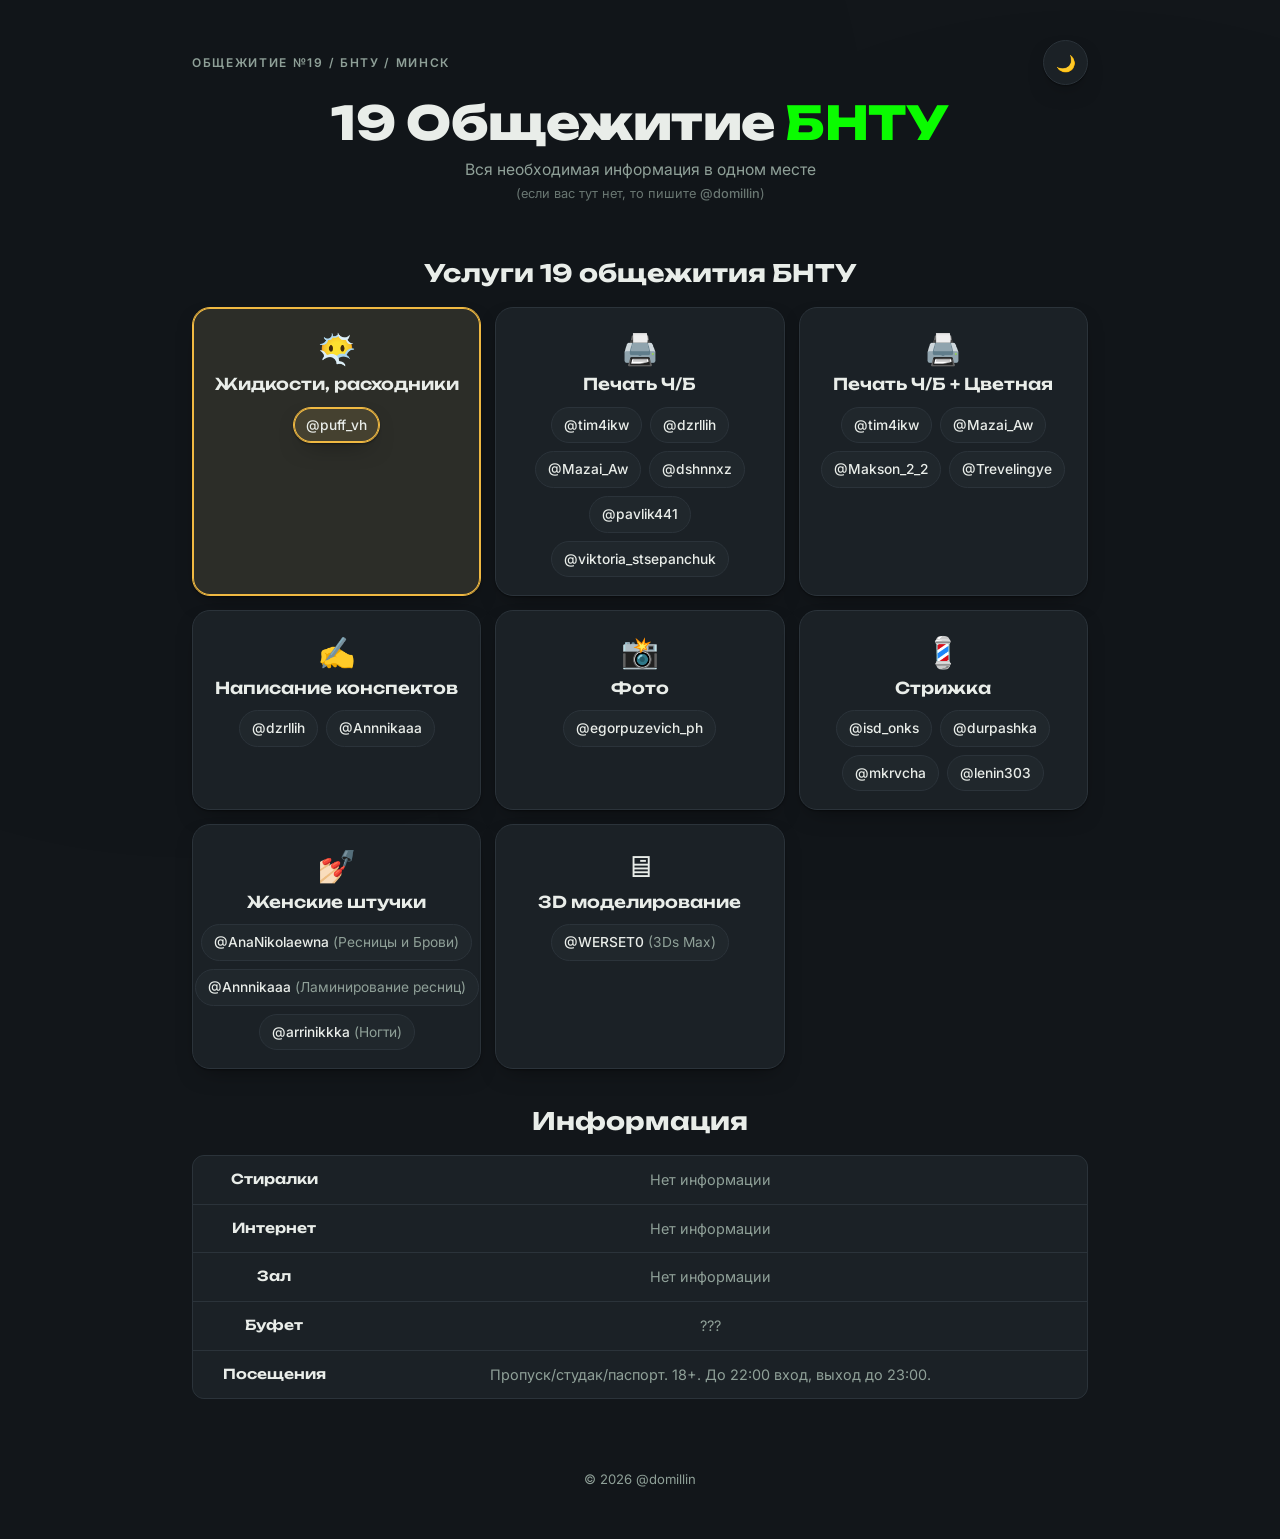
<file: index.html>
<!DOCTYPE html>
<html lang="ru">
<head>
<meta charset="UTF-8">
<meta name="viewport" content="width=device-width, initial-scale=1.0, maximum-scale=5.0">
<meta name="apple-mobile-web-app-capable" content="yes">
<meta name="apple-mobile-web-app-status-bar-style" content="black-translucent">
<meta name="theme-color" content="#12161a" id="themeColorMeta">
<meta name="description" content="Услуги 19 общежития БНТУ — печать, стрижка, фото и другие контакты в одном месте.">
<title>Услуги 19 общежития БНТУ</title>
<link rel="preconnect" href="https://fonts.googleapis.com">
<link rel="preconnect" href="https://fonts.gstatic.com" crossorigin>
<link href="https://fonts.googleapis.com/css2?family=Unbounded:wght@500;700;800&family=Inter:wght@400;500;600;700&display=swap" rel="stylesheet">
<link rel="stylesheet" href="style.css">
<!-- Yandex.Metrika counter -->
<script type="text/javascript">
    (function(m,e,t,r,i,k,a){
        m[i]=m[i]||function(){(m[i].a=m[i].a||[]).push(arguments)};
        m[i].l=1*new Date();
        for (var j = 0; j < document.scripts.length; j++) {if (document.scripts[j].src === r) { return; }}
        k=e.createElement(t),a=e.getElementsByTagName(t)[0],k.async=1,k.src=r,a.parentNode.insertBefore(k,a)
    })(window, document,'script','https://mc.yandex.ru/metrika/tag.js?id=111691020', 'ym');

    ym(111691020, 'init', {ssr:true, webvisor:true, clickmap:true, ecommerce:"dataLayer", referrer: document.referrer, url: location.href, accurateTrackBounce:true, trackLinks:true});
</script>
<noscript><div><img src="https://mc.yandex.ru/watch/111691020" style="position:absolute; left:-9999px;" alt="" /></div></noscript>
<!-- /Yandex.Metrika counter -->
</head>
<body>

<div class="board-texture" aria-hidden="true"></div>

<header class="site-header">
  <div class="header-row">
    <p class="eyebrow">Общежитие №19 / БНТУ / Минск</p>
    <div class="theme-controls">
      <button id="themeReset" class="theme-reset" type="button" hidden title="Вернуться к автоматической теме">↺ авто</button>
      <button id="themeToggle" class="theme-toggle" type="button" aria-label="Переключить тему оформления">
        <span id="themeToggleIcon" aria-hidden="true">☀️</span>
      </button>
    </div>
  </div>
  <h1 class="site-title">19 Общежитие <span class="site-title-bntu">БНТУ</span></h1>
  <p class="site-subtitle">Вся необходимая информация в одном месте <span class="stale-note">(если вас тут нет, то пишите <a class="contact-chip-admin" href="https://t.me/domillin" target="_blank" rel="noopener">@domillin</a>)</span></p>
</header>

<main>

  <section id="services" aria-labelledby="services-heading">
    <div class="section-head">
      <h2 id="services-heading" class="section-title">Услуги 19 общежития БНТУ</h2>
    </div>

    <div class="card-grid" id="serviceGrid">

      <article class="tag-card accent">
        <div class="tag-emoji" aria-hidden="true">😶‍🌫️</div>
        <h3 class="tag-title">Жидкости, расходники</h3>
        <ul class="contact-list">
          <li class="contact-item accent"><a class="contact-chip" href="https://t.me/puff_vh" target="_blank" rel="noopener">@puff_vh</a></li>
        </ul>
      </article>
      
      <article class="tag-card">
        <div class="tag-emoji" aria-hidden="true">🖨️</div>
        <h3 class="tag-title">Печать Ч/Б</h3>
        <ul class="contact-list">
          <li class="contact-item"><a class="contact-chip" href="https://t.me/tim4ikw" target="_blank" rel="noopener">@tim4ikw</a></li>
          <li class="contact-item"><a class="contact-chip" href="https://t.me/dzrllih" target="_blank" rel="noopener">@dzrllih</a></li>
          <li class="contact-item"><a class="contact-chip" href="https://t.me/Mazai_Aw" target="_blank" rel="noopener">@Mazai_Aw</a></li>
          <li class="contact-item"><a class="contact-chip" href="https://t.me/dshnnxz" target="_blank" rel="noopener">@dshnnxz</a></li>
          <li class="contact-item"><a class="contact-chip" href="https://t.me/pavlik441" target="_blank" rel="noopener">@pavlik441</a></li>
          <li class="contact-item"><a class="contact-chip" href="https://t.me/viktoria_stsepanchuk" target="_blank" rel="noopener">@viktoria_stsepanchuk</a></li>
        </ul>
      </article>

      <article class="tag-card">
        <div class="tag-emoji" aria-hidden="true">🖨️</div>
        <h3 class="tag-title">Печать Ч/Б + Цветная</h3>
        <ul class="contact-list">
          <li class="contact-item"><a class="contact-chip" href="https://t.me/tim4ikw" target="_blank" rel="noopener">@tim4ikw</a></li>
          <li class="contact-item"><a class="contact-chip" href="https://t.me/Mazai_Aw" target="_blank" rel="noopener">@Mazai_Aw</a></li>
          <li class="contact-item"><a class="contact-chip" href="https://t.me/Makson_2_2" target="_blank" rel="noopener">@Makson_2_2</a></li>
          <li class="contact-item"><a class="contact-chip" href="https://t.me/Trevelingye" target="_blank" rel="noopener">@Trevelingye</a></li>
        </ul>
      </article>

      <article class="tag-card">
        <div class="tag-emoji" aria-hidden="true">✍️</div>
        <h3 class="tag-title">Написание конспектов</h3>
        <ul class="contact-list">
          <li class="contact-item"><a class="contact-chip" href="https://t.me/dzrllih" target="_blank" rel="noopener">@dzrllih</a></li>
          <li class="contact-item"><a class="contact-chip" href="https://t.me/Annnikaaa" target="_blank" rel="noopener">@Annnikaaa</a></li>
        </ul>
      </article>

      <article class="tag-card">
        <div class="tag-emoji" aria-hidden="true">📸</div>
        <h3 class="tag-title">Фото</h3>
        <ul class="contact-list">
          <li class="contact-item"><a class="contact-chip" href="https://t.me/egorpuzevich_ph" target="_blank" rel="noopener">@egorpuzevich_ph</a></li>
        </ul>
      </article>

      <article class="tag-card">
        <div class="tag-emoji" aria-hidden="true">💈</div>
        <h3 class="tag-title">Стрижка</h3>
        <ul class="contact-list">
          <li class="contact-item"><a class="contact-chip" href="https://t.me/isd_onks" target="_blank" rel="noopener">@isd_onks</a></li>
          <li class="contact-item"><a class="contact-chip" href="https://t.me/durpashka" target="_blank" rel="noopener">@durpashka</a></li>
          <li class="contact-item"><a class="contact-chip" href="https://t.me/mkrvcha" target="_blank" rel="noopener">@mkrvcha</a></li>
          <li class="contact-item"><a class="contact-chip" href="https://t.me/lenin303" target="_blank" rel="noopener">@lenin303</a></li>
          
        </ul>
      </article>

      <article class="tag-card">
        <div class="tag-emoji" aria-hidden="true">💅🏻</div>
        <h3 class="tag-title">Женские штучки</h3>
        <ul class="contact-list">
          <li class="contact-item"><a class="contact-chip" href="https://t.me/AnaNikolaewna" target="_blank" rel="noopener">@AnaNikolaewna <span class="chip-note">(Ресницы и Брови)</span></a></li>
          <li class="contact-item"><a class="contact-chip" href="https://t.me/Annnikaaa" target="_blank" rel="noopener">@Annnikaaa <span class="chip-note">(Ламинирование ресниц)</span></a></li>
          <li class="contact-item"><a class="contact-chip" href="https://t.me/arrinikkka" target="_blank" rel="noopener">@arrinikkka <span class="chip-note">(Ногти)</span></a></li>
        </ul>
      </article>

      <article class="tag-card">
        <div class="tag-emoji" aria-hidden="true">🖥</div>
        <h3 class="tag-title">3D моделирование</h3>
        <ul class="contact-list">
          <li class="contact-item"><a class="contact-chip" href="https://t.me/WERSET0" target="_blank" rel="noopener">@WERSET0 <span class="chip-note">(3Ds Max)</span></a></li>
        </ul>
      </article>

      

    </div>
  </section>

  <section id="info" aria-labelledby="info-heading">
    <div class="section-head">
      <h2 id="info-heading" class="section-title">Информация</h2>
    </div>
    <dl class="info-list">
      <div class="info-row">
        <dt>Стиралки</dt>
        <dd>Нет информации</dd>
      </div>
      <div class="info-row">
        <dt>Интернет</dt>
        <dd>Нет информации</dd>
      </div>
      <div class="info-row">
        <dt>Зал</dt>
        <dd>Нет информации</dd>
      </div>
      <div class="info-row">
        <dt>Буфет</dt>
        <dd>???</dd>
      </div>
      <div class="info-row">
        <dt>Посещения</dt>
        <dd>Пропуск/студак/паспорт. 18+. До 22:00 вход, выход до 23:00.</dd>
      </div>
    </dl>
  </section>

</main>

<footer class="site-footer">
  <p>© 2026 <a class="contact-chip-admin-footer" href="https://t.me/domillin" target="_blank" rel="noopener">@domillin</a></p>
</footer>

<script src="script.js"></script>
</body>
</html>
</file>
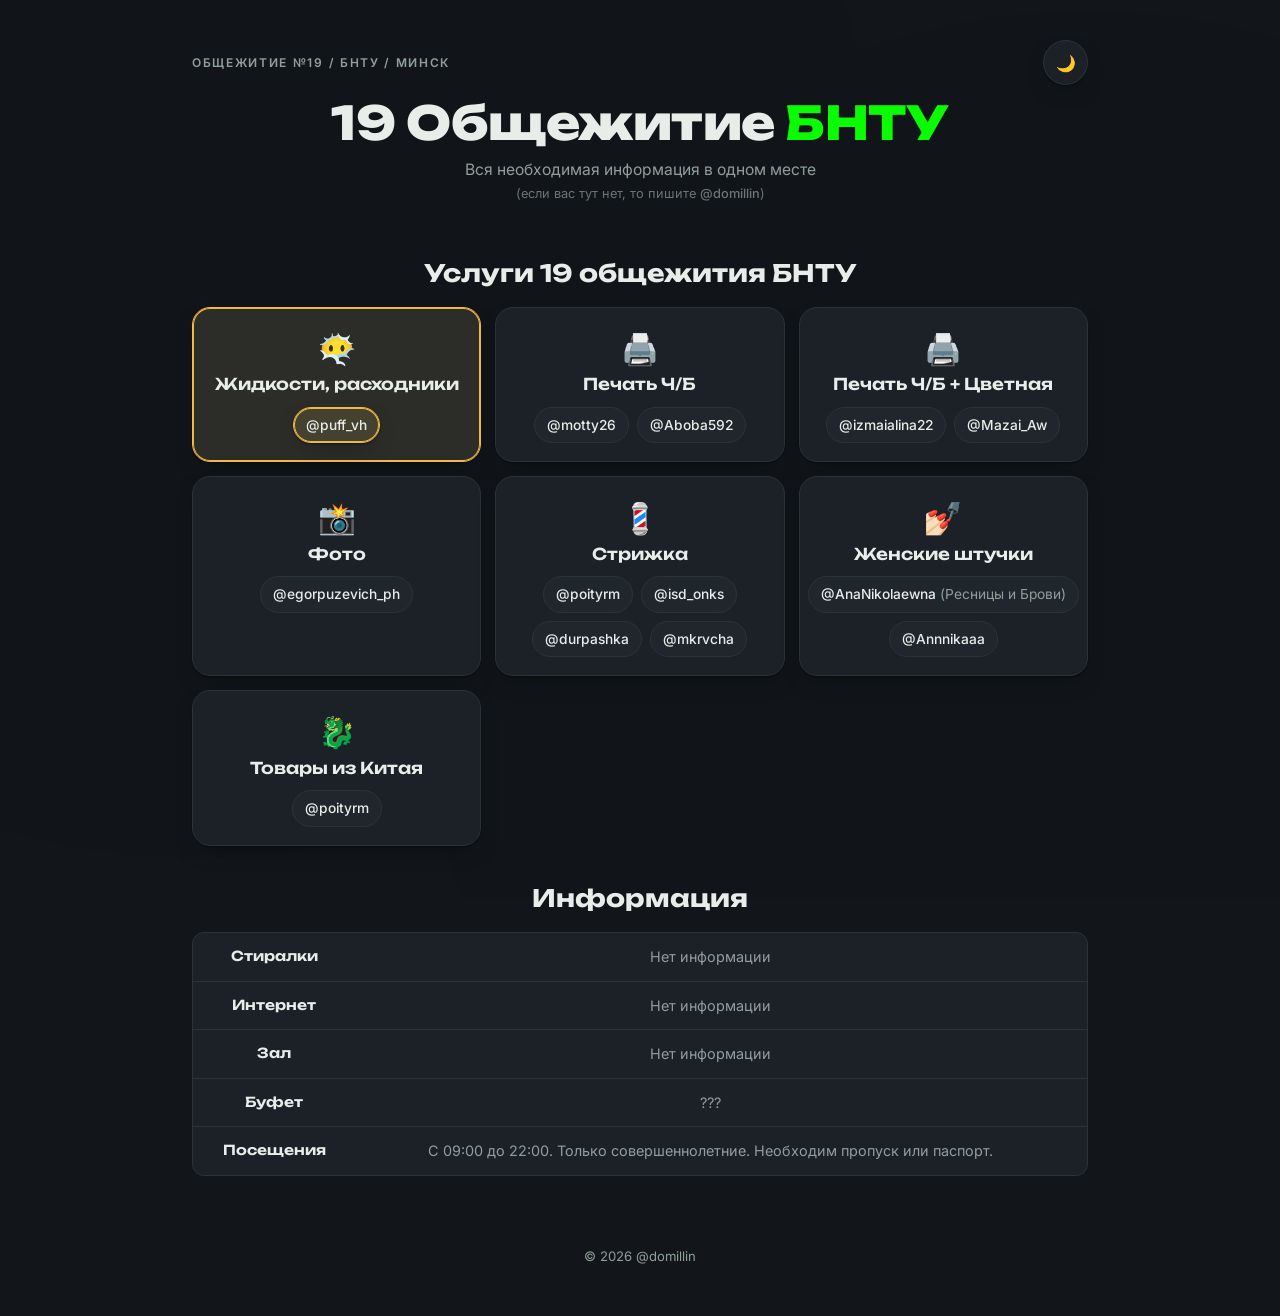
<file: hide.html>
<!DOCTYPE html>
<html lang="ru">
<head>
<meta charset="UTF-8">
<meta name="viewport" content="width=device-width, initial-scale=1.0, maximum-scale=5.0">
<meta name="apple-mobile-web-app-capable" content="yes">
<meta name="apple-mobile-web-app-status-bar-style" content="black-translucent">
<meta name="theme-color" content="#12161a" id="themeColorMeta">
<meta name="description" content="Услуги 19 общежития БНТУ — печать, стрижка, фото и другие контакты в одном месте.">
<title>Услуги 19 общежития БНТУ</title>
<link rel="preconnect" href="https://fonts.googleapis.com">
<link rel="preconnect" href="https://fonts.gstatic.com" crossorigin>
<link href="https://fonts.googleapis.com/css2?family=Unbounded:wght@500;700;800&family=Inter:wght@400;500;600;700&display=swap" rel="stylesheet">
<link rel="stylesheet" href="style.css">
</head>
<body>

<div class="board-texture" aria-hidden="true"></div>

<header class="site-header">
  <div class="header-row">
    <p class="eyebrow">Общежитие №19 / БНТУ / Минск</p>
    <div class="theme-controls">
      <button id="themeReset" class="theme-reset" type="button" hidden title="Вернуться к автоматической теме">↺ авто</button>
      <button id="themeToggle" class="theme-toggle" type="button" aria-label="Переключить тему оформления">
        <span id="themeToggleIcon" aria-hidden="true">☀️</span>
      </button>
    </div>
  </div>
  <h1 class="site-title">19 Общежитие <span class="site-title-bntu">БНТУ</span></h1>
  <p class="site-subtitle">Вся необходимая информация в одном месте <span class="stale-note">(если вас тут нет, то пишите <a class="contact-chip-admin" href="https://t.me/domillin" target="_blank" rel="noopener">@domillin</a>)</span></p>
</header>

<main>

  <section id="services" aria-labelledby="services-heading">
    <div class="section-head">
      <h2 id="services-heading" class="section-title">Услуги 19 общежития БНТУ</h2>
    </div>

    <div class="card-grid" id="serviceGrid">

      <article class="tag-card accent">
        <div class="tag-emoji" aria-hidden="true">😶‍🌫️</div>
        <h3 class="tag-title">Жидкости, расходники</h3>
        <ul class="contact-list">
          <li class="contact-item accent"><a class="contact-chip" href="https://t.me/puff_vh" target="_blank" rel="noopener">@puff_vh</a></li>
        </ul>
      </article>
      
      <article class="tag-card">
        <div class="tag-emoji" aria-hidden="true">🖨️</div>
        <h3 class="tag-title">Печать Ч/Б</h3>
        <ul class="contact-list">
          <li class="contact-item"><a class="contact-chip" href="https://t.me/motty26" target="_blank" rel="noopener">@motty26</a></li>
          <li class="contact-item"><a class="contact-chip" href="https://t.me/Aboba592" target="_blank" rel="noopener">@Aboba592</a></li>
        </ul>
      </article>

      <article class="tag-card">
        <div class="tag-emoji" aria-hidden="true">🖨️</div>
        <h3 class="tag-title">Печать Ч/Б + Цветная</h3>
        <ul class="contact-list">
          <li class="contact-item"><a class="contact-chip" href="https://t.me/izmaialina22" target="_blank" rel="noopener">@izmaialina22</a></li>
          <li class="contact-item"><a class="contact-chip" href="https://t.me/Mazai_Aw" target="_blank" rel="noopener">@Mazai_Aw</a></li>
        </ul>
      </article>

      <article class="tag-card">
        <div class="tag-emoji" aria-hidden="true">📸</div>
        <h3 class="tag-title">Фото</h3>
        <ul class="contact-list">
          <li class="contact-item"><a class="contact-chip" href="https://t.me/egorpuzevich_ph" target="_blank" rel="noopener">@egorpuzevich_ph</a></li>
        </ul>
      </article>

      <article class="tag-card">
        <div class="tag-emoji" aria-hidden="true">💈</div>
        <h3 class="tag-title">Стрижка</h3>
        <ul class="contact-list">
          <li class="contact-item"><a class="contact-chip" href="https://t.me/poityrm" target="_blank" rel="noopener">@poityrm</a></li>
          <li class="contact-item"><a class="contact-chip" href="https://t.me/isd_onks" target="_blank" rel="noopener">@isd_onks</a></li>
          <li class="contact-item"><a class="contact-chip" href="https://t.me/durpashka" target="_blank" rel="noopener">@durpashka</a></li>
          <li class="contact-item"><a class="contact-chip" href="https://t.me/mkrvcha" target="_blank" rel="noopener">@mkrvcha</a></li>
        </ul>
      </article>

      <article class="tag-card">
        <div class="tag-emoji" aria-hidden="true">💅🏻</div>
        <h3 class="tag-title">Женские штучки</h3>
        <ul class="contact-list">
          <li class="contact-item"><a class="contact-chip" href="https://t.me/AnaNikolaewna" target="_blank" rel="noopener">@AnaNikolaewna <span class="chip-note">(Ресницы и Брови)</span></a></li>
          <li class="contact-item"><a class="contact-chip" href="https://t.me/Annnikaaa" target="_blank" rel="noopener">@Annnikaaa</a></li>
        </ul>
      </article>

      <article class="tag-card">
        <div class="tag-emoji" aria-hidden="true">🐉</div>
        <h3 class="tag-title">Товары из Китая</h3>
        <ul class="contact-list">
          <li class="contact-item"><a class="contact-chip" href="https://t.me/poityrm" target="_blank" rel="noopener">@poityrm</a></li>
        </ul>
      </article>

    </div>
  </section>

  <section id="info" aria-labelledby="info-heading">
    <div class="section-head">
      <h2 id="info-heading" class="section-title">Информация</h2>
    </div>
    <dl class="info-list">
      <div class="info-row">
        <dt>Стиралки</dt>
        <dd>Нет информации</dd>
      </div>
      <div class="info-row">
        <dt>Интернет</dt>
        <dd>Нет информации</dd>
      </div>
      <div class="info-row">
        <dt>Зал</dt>
        <dd>Нет информации</dd>
      </div>
      <div class="info-row">
        <dt>Буфет</dt>
        <dd>???</dd>
      </div>
      <div class="info-row">
        <dt>Посещения</dt>
        <dd>С 09:00 до 22:00. Только совершеннолетние. Необходим пропуск или паспорт.</dd>
      </div>
    </dl>
  </section>

</main>

<footer class="site-footer">
  <p>© 2026 <a class="contact-chip-admin-footer" href="https://t.me/domillin" target="_blank" rel="noopener">@domillin</a></p>
</footer>

<script src="script.js"></script>
</body>
</html>
</file>
<file: style.css>
/* disign tokens */
:root {
  --bg: #eef0e8;
  --board: #e4e7dc;
  --surface: #ffffff;
  --surface-2: #f7f8f3;
  --text: #1b2420;
  --text-muted: #5e6b63;
  --border: #d8dccf;
  --accent: #e3a62f;
  --accent-ink: #5c3d00;
  --accent-2: #2f6f6e;
  --bntu:rgb(10, 120, 0);
  --shadow: 0 1px 2px rgba(20, 30, 25, 0.06), 0 8px 20px -12px rgba(20, 30, 25, 0.18);
  --radius-lg: 18px;
  --radius-md: 12px;
  --font-display: "Unbounded", "Arial Narrow", sans-serif;
  --font-body: "Inter", "Segoe UI", sans-serif;
  color-scheme: light;
}

html[data-theme="dark"] {
  --bg: #12161a;
  --board: #171c21;
  --surface: #1b2126;
  --surface-2: #20272c;
  --text: #e9ede9;
  --text-muted: #8fa098;
  --border: #2b333a;
  --accent: #f0b942;
  --accent-ink: #241800;
  --accent-2: #5fc2b8;
  --bntu:rgb(10, 252, 0);
  --shadow: 0 1px 2px rgba(0, 0, 0, 0.4), 0 10px 24px -12px rgba(0, 0, 0, 0.55);
  color-scheme: dark;
}

* { box-sizing: border-box; }

html {
  -webkit-text-size-adjust: 100%;
}

body {
  margin: 0;
  min-height: 100vh;
  background: var(--bg);
  color: var(--text);
  font-family: var(--font-body);
  font-size: 16px;
  line-height: 1.5;
  transition: background 0.4s ease, color 0.4s ease;
  position: relative;
}

/* board */
.board-texture {
  position: fixed;
  inset: 0;
  z-index: -1;
  background-image:
    radial-gradient(circle at 15% 20%, rgba(0,0,0,0.035) 0, transparent 55%),
    radial-gradient(circle at 85% 75%, rgba(0,0,0,0.035) 0, transparent 55%);
  pointer-events: none;
}

a { color: var(--accent-2); }

.eyebrow {
  margin: 0;
  font-size: 0.75rem;
  letter-spacing: 0.14em;
  text-transform: uppercase;
  color: var(--text-muted);
  font-weight: 600;
}

/* hrader */
.site-header {
  max-width: 960px;
  margin: 0 auto;
  padding: clamp(20px, 5vw, 40px) clamp(18px, 5vw, 32px) 8px;
  text-align: center;
}

.header-row {
  display: flex;
  align-items: center;
  justify-content: space-between;
  gap: 12px;
  margin-bottom: 14px;
  text-align: left;
}

.theme-controls {
  display: flex;
  align-items: center;
  gap: 8px;
}

.theme-toggle,
.theme-reset {
  border: 1px solid var(--border);
  background: var(--surface);
  color: var(--text);
  border-radius: 999px;
  cursor: pointer;
  font-family: var(--font-body);
}

.theme-toggle {
  width: 45px;
  height: 45px;
  display: grid;
  align-items: center;
  font-size: 1rem;
  box-shadow: var(--shadow);
  transition: transform 0.2s ease, background 0.3s ease;
}

.theme-toggle:hover { transform: translateY(-1px); }
.theme-toggle:active { transform: translateY(0); }

.theme-reset {
  font-size: 0.72rem;
  padding: 6px 10px;
  font-weight: 600;
  color: var(--text-muted);
}

.site-title {
  font-family: var(--font-display);
  font-weight: 800;
  font-size: clamp(1.9rem, 6vw, 2.9rem);
  line-height: 1.05;
  margin: 0 0 10px;
  letter-spacing: -0.01em;
}

/* bntu text style by theme */
.site-title-bntu{
  color: var(--bntu) !important;
}

.site-subtitle {
  margin: 0 auto;
  color: var(--text-muted);
  font-size: 0.98rem;
  max-width: 52ch;
}

.stale-note {
  display: inline-block;
  color: var(--text-muted);
  opacity: 0.7;
  font-size: 0.8rem;
}

/* sections */
main {
  max-width: 960px;
  margin: 0 auto;
  padding: 8px clamp(18px, 5vw, 32px) 40px;
}

section { margin-top: 34px; }

.section-head {
  margin-bottom: 16px;
  text-align: center;
}

.section-title {
  font-family: var(--font-display);
  font-weight: 700;
  font-size: clamp(1.2rem, 3vw, 1.5rem);
  margin: 0 0 6px;
}

/* cards */
.card-grid {
  display: grid;
  grid-template-columns: repeat(auto-fill, minmax(240px, 1fr));
  gap: 14px;
}

.tag-card {
  position: relative;
  background: var(--surface);
  border: 1px solid var(--border);
  border-radius: var(--radius-lg);
  padding: 22px 18px 18px;
  box-shadow: var(--shadow);
  text-align: center;
  transition: transform 0.18s ease, box-shadow 0.18s ease, border-color 0.2s ease;
  opacity: 0;
  animation: rise 0.5s ease forwards;
  animation-delay: calc(var(--i, 0) * 45ms);
}

.tag-card:hover {
  transform: translateY(-3px);
  border-color: color-mix(in srgb, var(--accent) 45%, var(--border));
}

@keyframes rise {
  from { opacity: 0; transform: translateY(8px); }
  to { opacity: 1; transform: translateY(0); }
}

@media (prefers-reduced-motion: reduce) {
  .tag-card { animation: none; opacity: 1; }
  .tag-card:hover { transform: none; }
}

.tag-emoji {
  font-size: 1.9rem;
  margin: 4px 0 8px;
  line-height: 1;
}

.tag-title {
  font-family: var(--font-display);
  font-weight: 600;
  font-size: 1.02rem;
  margin: 0 0 6px;
}

.tag-note {
  margin: 0 0 10px;
  font-size: 0.82rem;
  color: var(--text-muted);
}

.contact-list {
  list-style: none;
  margin: 10px 0 0;
  padding: 0;
  display: flex;
  flex-wrap: wrap;
  justify-content: center;
  gap: 8px;
}

.contact-item {
  display: inline-flex;
  border: 1px solid var(--border);
  border-radius: 999px;
  background: var(--surface-2);
  transition: border-color 0.2s ease;
}

.contact-chip {
  padding: 7px 12px;
  font-size: 0.86rem;
  font-weight: 500;
  color: var(--text);
  text-decoration: none;
  white-space: nowrap;
}
.contact-chip-admin {
  font-weight: 500;
  color: var(--text-muted);
  text-decoration: none;
  white-space: nowrap;
}

.contact-chip-admin-footer {

  color: var(--text-muted);
  text-decoration: none;
  white-space: nowrap;
}

.contact-chip:hover { color: var(--accent-2); }

.chip-note {
  color: var(--text-muted);
  font-weight: 400;
}


/* accent utility for .tag-card or .contact-item to highlight */
.accent {
  border-color: var(--accent) !important;
  box-shadow: 0 0 0 1px var(--accent) inset, var(--shadow);
}

.tag-card.accent {
  background: color-mix(in srgb, var(--accent) 8%, var(--surface));
}

.contact-item.accent {
  background: color-mix(in srgb, var(--accent) 18%, var(--surface-2));
}

/* info list */
.info-list {
  margin: 0;
  display: grid;
  gap: 1px;
  background: var(--border);
  border: 1px solid var(--border);
  border-radius: var(--radius-md);
  overflow: hidden;
}

.info-row {
  display: grid;
  grid-template-columns: 130px 1fr;
  gap: 10px;
  background: var(--surface);
  padding: 13px 16px;
  text-align: center;
  justify-items: center;
}

.info-row dt {
  font-family: var(--font-display);
  font-weight: 600;
  font-size: 0.86rem;
  color: var(--text);
}

.info-row dd {
  margin: 0;
  font-size: 0.9rem;
  color: var(--text-muted);
}

@media (max-width: 480px) {
  .info-row {
    grid-template-columns: 1fr;
    gap: 3px;
  }
}

/* footer */
.site-footer {
  max-width: 960px;
  margin: 0 auto;
  padding: 18px clamp(18px, 5vw, 32px) 36px;
  color: var(--text-muted);
  font-size: 0.82rem;
  text-align: center;
}

/* focus visibility */
button:focus-visible,
a:focus-visible {
  outline: 2px solid var(--accent);
  outline-offset: 2px;
}
</file>
